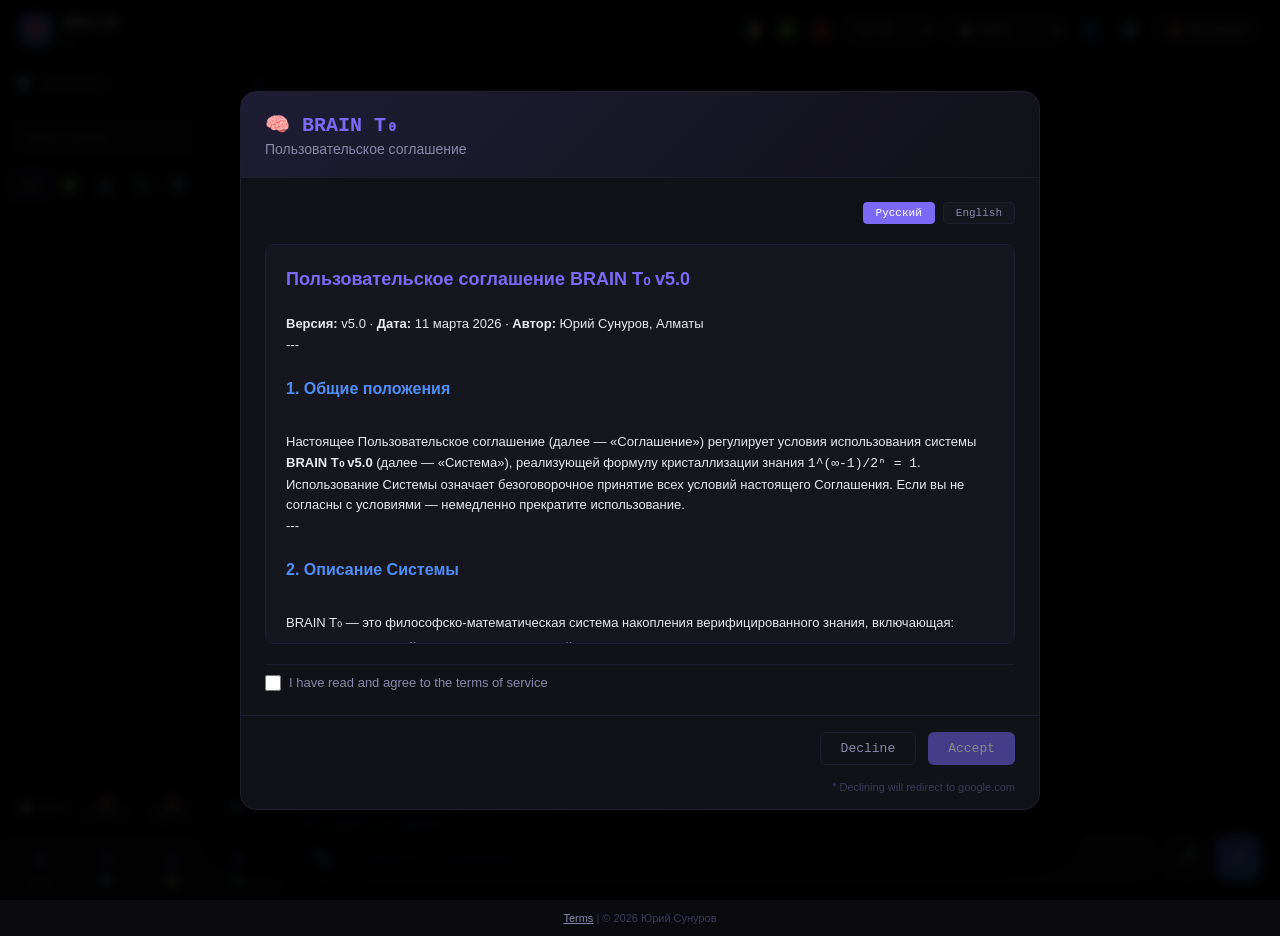
<file: index.html>
<!DOCTYPE html>
<html lang="ru" data-theme="dark">
<head>
    <meta charset="UTF-8">
    <meta name="viewport" content="width=device-width, initial-scale=1.0, maximum-scale=1.0, user-scalable=no">
    <title>🧠 BRAIN T₀</title>
    <link rel="stylesheet" href="style.css">
    <link rel="manifest" href="/braintV2-Public/manifest.json">
    <meta name="theme-color" content="#7c6af7">
    <meta name="mobile-web-app-capable" content="yes">
    <link rel="apple-touch-icon" href="/braintV2-Public/icons/icon-192.png">
    <meta name="apple-mobile-web-app-capable" content="yes">
    <meta name="apple-mobile-web-app-status-bar-style" content="black-translucent">
    <meta name="apple-mobile-web-app-title" content="BRAIN T₀">
    <!-- WalletConnect SDK загружается динамически в client.js при необходимости -->
    <style>
        @keyframes fadeIn { from { opacity:0 } to { opacity:1 } }
        @keyframes slideUp { from { transform:translateY(30px); opacity:0 } to { transform:translateY(0); opacity:1 } }

        /* Блоки кода */
        .code-block {
            margin: 10px 0;
            border-radius: 10px;
            overflow: hidden;
            border: 1px solid #2a2a3e;
            background: #0d0d14;
        }
        [data-theme="light"] .code-block {
            border-color: #ddd;
            background: #f8f8fc;
        }
        .code-block-header {
            display: flex;
            justify-content: space-between;
            align-items: center;
            padding: 6px 14px;
            background: #1a1a2e;
            border-bottom: 1px solid #2a2a3e;
        }
        [data-theme="light"] .code-block-header {
            background: #e8e8f4;
            border-bottom-color: #ddd;
        }
        .code-lang {
            font-size: 12px;
            color: #7c6af7;
            font-weight: 600;
            text-transform: uppercase;
        }
        .code-copy-btn {
            font-size: 12px;
            padding: 3px 10px;
            border-radius: 6px;
            border: 1px solid #7c6af7;
            background: transparent;
            color: #7c6af7;
            cursor: pointer;
            transition: background .2s, color .2s;
        }
        .code-copy-btn:hover {
            background: #7c6af7;
            color: #fff;
        }
        .code-block pre {
            margin: 0;
            padding: 16px;
            overflow-x: auto;
            font-family: 'Fira Code', 'Consolas', 'Monaco', monospace;
            font-size: 13px;
            line-height: 1.6;
            color: #c8d3f5;
        }
        [data-theme="light"] .code-block pre {
            color: #1a1a2e;
        }
        .inline-code {
            background: #1e1e2e;
            color: #7c6af7;
            padding: 2px 6px;
            border-radius: 4px;
            font-family: 'Fira Code', monospace;
            font-size: 13px;
        }
        [data-theme="light"] .inline-code {
            background: #e8e8f4;
            color: #5a4fcf;
        }
    </style>
</head>
<body>
    <header>
        <div class="logo" onclick="location.reload()">
            <div class="logo-icon">🧠</div>
            <div class="logo-text">
                <span class="logo-name">BRAIN</span>
                <span class="logo-version">T₀</span>
            </div>
        </div>
        
        <div class="header-controls">
            <!-- Кнопка открытия sidebar на мобиле -->
            <button class="sidebar-toggle" onclick="toggleSidebar()" style="display:none;" title="Кристаллы">💎</button>

            <div class="theme-toggle" onclick="toggleTheme()">🌓</div>
            <div class="threat-indicator" id="threatIndicator" title="Уровень угрозы">🟢</div>
            <div class="ws-indicator" id="wsIndicator" title="WebSocket">⚫</div>
            <div class="architect-badge" id="architectBadge" style="display: none; cursor: pointer;" onclick="openAdminPanel()" title="Кабинет архитектора">👑</div>
            
            <select id="levelSelect" class="level-select" onchange="updateFileHint()">
                <option value="S0">S0 Free</option>
                <option value="S1">S1 $0.1</option>
                <option value="S2">S2 $0.5</option>
                <option value="S3" selected>S3 $1</option>
                <option value="S4">S4 $2</option>
                <option value="S5">S5 $5</option>
                <option value="S6">S6 $10</option>
            </select>
            
            <select id="providerSelect" class="provider-select" onchange="updateFileAccept(); updateFileHint()">
                <option value="auto" selected>🤖 Auto</option>
                <option value="deepseek">🧠 DeepSeek</option>
                <option value="claude">🎭 Claude</option>
                <option value="openai">📚 GPT</option>
                <option value="gemini">✨ Gemini</option>
            </select>


            <button id="profileBtn" class="icon-btn" onclick="handleAuthEntry()" title="Мой кабинет">👤</button>
            <button id="settingsBtn" class="icon-btn" onclick="openSettings()">⚙️</button>
            <button id="walletBtn" class="wallet-btn" onclick="handleAuthEntry()">🦊 MetaMask</button>
        </div>
    </header>

    <!-- Оверлей для sidebar на мобиле -->
    <div class="sidebar-overlay" id="sidebarOverlay" onclick="toggleSidebar()"></div>

    <div class="main-container">
        <aside class="sidebar" id="sidebar">
            <div class="sidebar-header">
                <span class="sidebar-title">💎 <span data-i18n="crystals">Кристаллы</span></span>
                <span class="crystal-count" id="crystalCount">0</span>
            </div>
            
            <div class="sidebar-search">
                <input type="text" id="searchInput" placeholder="Поиск кристаллов..." class="search-input">
            </div>
            
            <div class="sidebar-filters">
                <button class="filter-btn active" onclick="setFilter('all')" data-i18n="filter_all">Все</button>
                <button class="filter-btn" onclick="setFilter('verified')">✅</button>
                <button class="filter-btn" onclick="setFilter('quarantine')">🔬</button>
                <button class="filter-btn" onclick="setFilter('virus')">🦠</button>
                <button class="filter-btn" onclick="setFilter('crystal')">💎</button>
            </div>
            
            <div class="crystal-list" id="crystalList"></div>
            
            <div class="sidebar-footer">
                <button class="sidebar-btn" onclick="syncFromDB()" data-i18n="sync">☁️ Синхр.</button>
                <button class="sidebar-btn" onclick="exportCrystals()" data-i18n="export">📥 Экспорт</button>
                <button class="sidebar-btn" onclick="importCrystals()" data-i18n="import">📤 Импорт</button>
                <button class="sidebar-btn" onclick="clearHistory()">🗑️</button>
            </div>
            
            <div class="sidebar-stats" id="sidebarStats">
                <div class="stat-item">
                    <span class="stat-value" id="statTotal">0</span>
                    <span class="stat-label" data-i18n="stat_total">всего</span>
                </div>
                <div class="stat-item">
                    <span class="stat-value" id="statDiamonds">0</span>
                    <span class="stat-label">💎</span>
                </div>
                <div class="stat-item">
                    <span class="stat-value" id="statVerified">0</span>
                    <span class="stat-label">✅</span>
                </div>
                <div class="stat-item">
                    <span class="stat-value" id="statVirus">0</span>
                    <span class="stat-label">🦠</span>
                </div>
            </div>
        </aside>

        <main class="chat">
            <div class="progress-bar" id="progressBar" style="display: none;"></div>
            
            <div class="messages" id="messages">
                <div class="welcome-message" id="welcomeMessage">
                    <div class="welcome-icon">🧠</div>
                    <h1>BRAIN T₀</h1>
                    <p data-i18n="welcome_stats">69 кристаллов · 9 томов · PostgreSQL · Redis · 2FA · CI/CD</p>
                    <div class="main-formula">1^(∞-1)/2ⁿ = 1</div>
                    <div class="tomes-grid">
                        <div class="tome-item" data-i18n="tome1">Том 1: Аксиоматика</div>
                        <div class="tome-item" data-i18n="tome2">Том 2: Математика</div>
                        <div class="tome-item" data-i18n="tome3">Том 3: Физика</div>
                        <div class="tome-item" data-i18n="tome4">Том 4: Химия</div>
                        <div class="tome-item" data-i18n="tome5">Том 5: Биология</div>
                        <div class="tome-item" data-i18n="tome6">Том 6: Психология</div>
                        <div class="tome-item" data-i18n="tome7">Том 7: Философия</div>
                        <div class="tome-item" data-i18n="tome8">Том 8: Синтез</div>
                        <div class="tome-item" data-i18n="tome9">Том 9: Безопасность</div>
                    </div>
                </div>
            </div>
            
            <div class="input-area">
                <!-- Превью прикреплённого файла -->
                <div class="file-preview" id="filePreview" style="display:none;">
                    <span id="filePreviewIcon">📄</span>
                    <span class="file-preview-name" id="filePreviewName"></span>
                    <span class="file-preview-remove" onclick="removeAttachedFile()">×</span>
                </div>

                <div class="input-row">
                    <span class="suggest-label" data-i18n-prefix="rec_level">Рек. уровень: <span id="suggestLevel">S3</span></span>
                    <span class="suggest-link" onclick="applySuggestedLevel()" data-i18n="apply">(применить)</span>
                    <span class="input-hint" data-i18n="hint_enter">· Enter — отправить</span>
                    <span class="input-hint" data-i18n="hint_shift">· Shift+Enter — перенос</span>
                </div>
                
                <div class="input-wrapper">
                    <!-- Кнопка прикрепления файла -->
                    <button class="attach-btn" id="attachBtn" onclick="triggerFileUpload()" title="Прикрепить файл" data-i18n-title="attach_title">📎</button>
                    <input type="file" id="fileInput" multiple style="display:none;" onchange="handleFileSelect(event)">

                    <textarea 
                        id="userInput" 
                        placeholder="Задайте вопрос Brain T₀..." 
                        rows="1"
                        onkeydown="handleKeyDown(event)"
                        oninput="autoResize(this)"
                    ></textarea>

                    <!-- Кнопка голосового ввода -->
                    <button class="voice-btn" id="voiceBtn" onclick="toggleVoiceInput()" title="Голосовой ввод" data-i18n-title="voice_title">🎤</button>

                    <button id="sendBtn" class="send-btn" onclick="sendMessage()">➤</button>
                    <button id="stopBtn" class="stop-btn" onclick="stopGeneration()" style="display: none;">■</button>
                </div>
                <div class="file-type-hint" id="fileTypeHint"></div>
            </div>
        </main>
    </div>

    <!-- Настройки -->
    <div class="modal" id="settingsModal">
        <div class="modal-content">
            <div class="modal-header">
                <h3 data-i18n="settings_title">⚙️ Настройки</h3>
                <span class="close-btn" onclick="closeSettings()">&times;</span>
            </div>
            <div class="modal-body">
<div class="settings-group">
                    <label data-i18n="label_provider">🤖 Провайдер ключа</label>
                    <select id="keyProvider">
                        <option value="deepseek">🧠 DeepSeek</option>
                        <option value="claude">🎭 Claude</option>
                        <option value="openai">📚 OpenAI (GPT)</option>
                        <option value="gemini">✨ Gemini</option>
                    </select>
                </div>
                <div class="settings-group">
                    <label data-i18n="label_apikey">🔑 API ключ провайдера</label>
                    <input type="password" id="apiKey" placeholder="sk-...">
                    <small id="apiKeyHint" data-i18n="apikey_hint">Сохранится на сервер · platform.deepseek.com → API Keys</small>
                </div>
                <div class="settings-group" id="savedKeysGroup">
                    <label data-i18n="label_saved">💾 Сохранённые ключи</label>
                    <div id="savedKeysList" style="font-size:13px;color:var(--text-2-dark);">Загрузка...</div>
                    <small id="savedKeysHint" data-i18n="saved_keys_hint">Подключите кошелёк для управления ключами</small>
                </div>    
                <div class="settings-group">
                    <small style="color:#8b5cf6;" id="polygonHint">💜 Оплата принимается в <strong>USDC</strong> · Сеть <strong>Polygon</strong> · <a href="https://chainlist.org/?search=polygon" target="_blank" style="color:#8b5cf6;" id="polygonLink">Добавить в MetaMask</a></small>
                </div>
            </div>
            <div class="modal-footer">
                <button class="btn-secondary" onclick="closeSettings()" data-i18n="btn_cancel">Отмена</button>
                <button class="btn-primary" onclick="saveSettings()" data-i18n="btn_save">Сохранить</button>
            </div>
        </div>
    </div>

    <!-- Соглашение -->
    <div id="termsModal" class="terms-modal" style="display: none;">
        <div class="terms-modal-content">
            <div class="terms-modal-header">
                <h2>🧠 BRAIN T₀</h2>
                <h3>Пользовательское соглашение</h3>
            </div>
            <div class="terms-modal-body">
                <div class="terms-language-selector">
                    <button onclick="loadTerms('ru')" class="lang-btn active" id="langRu">Русский</button>
                    <button onclick="loadTerms('en')" class="lang-btn" id="langEn">English</button>
                </div>
                <div class="terms-content" id="termsContent">Загрузка...</div>
                <div class="terms-checkbox">
                    <label>
                        <input type="checkbox" id="termsAgreeCheckbox">
                        <span>Я прочитал и согласен с условиями пользовательского соглашения</span>
                    </label>
                </div>
            </div>
            <div class="terms-modal-footer">
                <button id="termsDeclineBtn" class="terms-btn terms-btn-decline" onclick="declineTerms()">Отказаться</button>
                <button id="termsAcceptBtn" class="terms-btn terms-btn-accept" onclick="acceptTerms()" disabled>Принять</button>
            </div>
            <div class="terms-modal-footer-note"><span data-i18n="terms_note">* Отказ означает перенаправление на google.com</span></div>
        </div>
    </div>
    <div id="termsOverlay" class="terms-overlay" style="display: none;"></div>

    <!-- Футер -->
    <footer style="text-align:center; padding:12px; color:var(--text-3-dark); font-size:11px;">
        <a href="#" onclick="showTermsModal(); return false;" style="color:var(--text-2-dark);" data-i18n="footer_terms">Соглашение</a> |
        © 2026 Юрий Сунуров
    </footer>

    <!-- PWA install banner -->
    <div class="pwa-install-banner" id="pwaInstallBanner">
        <span>📱 Установить BRAIN T₀ как приложение</span>
        <button class="pwa-install-btn" onclick="installPWA()">Установить</button>
        <span class="pwa-install-close" onclick="hidePWABanner()">×</span>
    </div>

    <!-- Кабинет архитектора -->
    <div id="adminPanel" class="admin-panel" style="display:none;">
        <div class="admin-overlay" onclick="closeAdminPanel()"></div>
        <div class="admin-content">
            <div class="admin-header">
                <h2>👑 Кабинет архитектора</h2>
                <div class="admin-tabs">
                    <button class="admin-tab active" onclick="showAdminTab('stats')" data-i18n="tab_stats">📊 Статистика</button>
                    <button class="admin-tab" onclick="showAdminTab('users')" data-i18n="tab_users">👥 Пользователи</button>
                    <button class="admin-tab" onclick="showAdminTab('crystals')" data-i18n="tab_crystals">💎 Кристаллы</button>
                    <button class="admin-tab" onclick="showAdminTab('attacks')" data-i18n="tab_attacks">🛡️ Атаки</button>
                    <button class="admin-tab" onclick="showAdminTab('prompts')" data-i18n="tab_prompts">✏️ Промпты</button>
                    <button class="admin-tab" onclick="showAdminTab('levels')" data-i18n="tab_levels">⚙️ Уровни</button>
                    <button class="admin-tab" onclick="showAdminTab('economy')" data-i18n="tab_economy">💰 Экономика</button>
                </div>
                <span class="admin-close" onclick="closeAdminPanel()">&times;</span>
            </div>
            <div class="admin-body" id="adminBody">
                <div class="admin-loading">Загрузка...</div>
            </div>
        </div>
    </div>

    <!-- Личный кабинет -->
    <div id="profileModal" class="modal" style="display:none;">
        <div class="modal-content profile-modal-content">
            <div class="modal-header">
                <h3 data-i18n="profile_title">👤 Мой кабинет</h3>
                <span class="close-btn" onclick="closeProfile()">&times;</span>
            </div>
            <div class="modal-body" id="profileBody">
                <div style="text-align:center;padding:40px;opacity:.5">Загрузка...</div>
            </div>
        </div>
    </div>

    <script src="js/client.js"></script>
    <script>
    // ── Service Worker ──
    if ('serviceWorker' in navigator) {
        navigator.serviceWorker.register('/braintV2-Public/sw.js').catch(() => {});
    }

    // ── PWA Install ──
    let deferredPrompt;
    window.addEventListener('beforeinstallprompt', e => {
        e.preventDefault();
        deferredPrompt = e;
        document.getElementById('pwaInstallBanner').classList.add('show');
    });
    function installPWA() {
        if (deferredPrompt) {
            deferredPrompt.prompt();
            deferredPrompt.userChoice
                .then(() => { deferredPrompt = null; hidePWABanner(); })
                .catch(() => { deferredPrompt = null; });
        }
    }
    function hidePWABanner() {
        document.getElementById('pwaInstallBanner').classList.remove('show');
    }

    // ── Sidebar toggle (мобиле) ──
    function toggleSidebar() {
        const sidebar = document.getElementById('sidebar');
        const overlay = document.getElementById('sidebarOverlay');
        sidebar.classList.toggle('show');
        overlay.classList.toggle('show');
    }

    // Показываем кнопку sidebar только на мобиле
    function checkMobile() {
        const btn = document.querySelector('.sidebar-toggle');
        if (window.innerWidth <= 768) {
            btn.style.display = 'flex';
        } else {
            btn.style.display = 'none';
            document.getElementById('sidebar').classList.remove('show');
            document.getElementById('sidebarOverlay').classList.remove('show');
        }
    }
    window.addEventListener('resize', checkMobile);
    checkMobile();

    // ── Язык — автоопределение по браузеру ──
    const I18N = {
        ru: {
            crystals: 'Кристаллы', wallet_btn: '🦊 MetaMask',
            search_placeholder: 'Поиск кристаллов...', filter_all: 'Все',
            sync: '☁️ Синхр.', export: '📥 Экспорт', import: '📤 Импорт', stat_total: 'всего',
            rec_level: 'Рек. уровень:', apply: '(применить)',
            hint_enter: '· Enter — отправить', hint_shift: '· Shift+Enter — перенос',
            placeholder: 'Задайте вопрос Brain T₀...',
            welcome_stats: '69 кристаллов · 9 томов · PostgreSQL · Redis · 2FA · CI/CD',
            tome1:'Том 1: Аксиоматика', tome2:'Том 2: Математика', tome3:'Том 3: Физика',
            tome4:'Том 4: Химия', tome5:'Том 5: Биология', tome6:'Том 6: Психология',
            tome7:'Том 7: Философия', tome8:'Том 8: Синтез', tome9:'Том 9: Безопасность',
            settings_title:'⚙️ Настройки', label_server:'🌐 Сервер API',
            label_provider:'🤖 Провайдер ключа', label_apikey:'🔑 API ключ провайдера',
            label_saved:'💾 Сохранённые ключи', label_wallet:'💰 Кошелёк для оплаты',
            btn_save:'Сохранить', btn_cancel:'Отмена',
            tab_stats:'📊 Статистика', tab_users:'👥 Пользователи', tab_crystals:'💎 Кристаллы',
            tab_attacks:'🛡️ Атаки', tab_prompts:'✏️ Промпты', tab_levels:'⚙️ Уровни', tab_economy:'💰 Экономика',
            profile_title:'👤 Мой кабинет',
            agree:'Я прочитал и согласен с условиями пользовательского соглашения',
            decline:'Отказаться', accept:'Принять',
            terms_note:'* Отказ означает перенаправление на google.com',
            footer_terms:'Соглашение', pwaInstall:'📱 Установить BRAIN T₀ как приложение',
            pwaBtn:'Установить', fileHint:'📎 Поддерживаемые форматы: ',
            attach_title:'Прикрепить файл', voice_title:'Голосовой ввод',
            settings_title:'⚙️ Настройки',
            apikey_hint:'Сохранится на сервер · platform.deepseek.com → API Keys',
            saved_keys_hint:'Подключите кошелёк для управления ключами',
            polygon_hint:'💜 Оплата принимается в сети <strong>Polygon</strong> (POL) · ',
            polygon_link:'Добавить в MetaMask',
        },
        en: {
            crystals: 'Crystals', wallet_btn: '🦊 MetaMask',
            search_placeholder: 'Search crystals...', filter_all: 'All',
            sync: '☁️ Sync', export: '📥 Export', import: '📤 Import', stat_total: 'total',
            rec_level: 'Rec. level:', apply: '(apply)',
            hint_enter: '· Enter — send', hint_shift: '· Shift+Enter — newline',
            placeholder: 'Ask Brain T₀ a question...',
            welcome_stats: '69 crystals · 9 volumes · PostgreSQL · Redis · 2FA · CI/CD',
            tome1:'Vol 1: Axiomatics', tome2:'Vol 2: Mathematics', tome3:'Vol 3: Physics',
            tome4:'Vol 4: Chemistry', tome5:'Vol 5: Biology', tome6:'Vol 6: Psychology',
            tome7:'Vol 7: Philosophy', tome8:'Vol 8: Synthesis', tome9:'Vol 9: Security',
            settings_title:'⚙️ Settings', label_server:'🌐 API Server',
            label_provider:'🤖 Key Provider', label_apikey:'🔑 Provider API Key',
            label_saved:'💾 Saved Keys', label_wallet:'💰 Payment Wallet',
            btn_save:'Save', btn_cancel:'Cancel',
            tab_stats:'📊 Statistics', tab_users:'👥 Users', tab_crystals:'💎 Crystals',
            tab_attacks:'🛡️ Attacks', tab_prompts:'✏️ Prompts', tab_levels:'⚙️ Levels', tab_economy:'💰 Economy',
            profile_title:'👤 My Cabinet',
            agree:'I have read and agree to the terms of service',
            decline:'Decline', accept:'Accept',
            terms_note:'* Declining will redirect to google.com',
            footer_terms:'Terms', pwaInstall:'📱 Install BRAIN T₀ as an app',
            pwaBtn:'Install', fileHint:'📎 Supported formats: ',
            attach_title:'Attach file', voice_title:'Voice input',
            settings_title:'⚙️ Settings',
            apikey_hint:'Saved to server · platform.deepseek.com → API Keys',
            saved_keys_hint:'Connect wallet to manage keys',
            polygon_hint:'💜 Payment accepted on <strong>Polygon</strong> network (POL) · ',
            polygon_link:'Add to MetaMask',
        }
    };

    const PROVIDER_HINT_EN = {
        deepseek: 'PDF, TXT, MD, CSV',
        claude:   'PDF, TXT, images (JPG, PNG, WEBP, GIF)',
        openai:   'PDF, TXT, images (JPG, PNG, WEBP)',
        gemini:   'PDF, TXT, images, audio (MP3), video (MP4)',
        auto:     'PDF, TXT, images'
    };

    const browserLang = navigator.language?.startsWith('ru') ? 'ru' : 'en';
    // currentLang объявлен в client.js — используем browserLang локально

    function applyLang() {
        const t = I18N[browserLang];
        document.documentElement.lang = browserLang;
        // Все элементы с data-i18n
        document.querySelectorAll('[data-i18n]').forEach(el => {
            const key = el.getAttribute('data-i18n');
            if (t[key] !== undefined) el.textContent = t[key];
        });
        // Элементы с data-i18n-title
        document.querySelectorAll('[data-i18n-title]').forEach(el => {
            const key = el.getAttribute('data-i18n-title');
            if (t[key] !== undefined) el.title = t[key];
        });
        // Специальные — placeholder textarea
        const input = document.getElementById('userInput');
        if (input) input.placeholder = t.placeholder;
        const search = document.getElementById('searchInput');
        if (search) search.placeholder = t.search_placeholder;
        // suggest-label имеет вложенный span — меняем только текст до span
        const suggestLabel = document.querySelector('.suggest-label');
        if (suggestLabel) {
            const span = suggestLabel.querySelector('#suggestLevel');
            if (span) {
                suggestLabel.childNodes[0].textContent = t.rec_level + ' ';
            }
        }
        // Кнопки соглашения
        const declineBtn = document.getElementById('termsDeclineBtn');
        if (declineBtn) declineBtn.textContent = t.decline;
        const acceptBtn = document.getElementById('termsAcceptBtn');
        if (acceptBtn) {
            const wasDisabled = acceptBtn.disabled;
            acceptBtn.textContent = t.accept;
            acceptBtn.disabled = wasDisabled;
        }
        // Checkbox span
        const agreeSpan = document.querySelector('.terms-checkbox label span');
        if (agreeSpan) agreeSpan.textContent = t.agree;
        // PWA banner
        const pwaBannerSpan = document.querySelector('.pwa-install-banner > span');
        if (pwaBannerSpan) pwaBannerSpan.textContent = t.pwaInstall;
        const pwaBtn = document.querySelector('.pwa-install-btn');
        if (pwaBtn) pwaBtn.textContent = t.pwaBtn;
        // Polygon hint
        const polygonHint = document.getElementById('polygonHint');
        if (polygonHint) polygonHint.innerHTML = t.polygon_hint + '<a href="https://chainlist.org/?search=polygon" target="_blank" style="color:#8b5cf6;">' + t.polygon_link + '</a>';
    }

    if (document.readyState === "loading") {
        document.addEventListener("DOMContentLoaded", applyLang);
    } else {
        applyLang();
    }
    window.addEventListener("load", applyLang);

    // ── Голосовой ввод ──
    let recognition = null;
    let isRecording = false;

    function toggleVoiceInput() {
        const voiceBtn = document.getElementById('voiceBtn');
        
        if (!('webkitSpeechRecognition' in window) && !('SpeechRecognition' in window)) {
            alert('Голосовой ввод не поддерживается в этом браузере');
            return;
        }

        if (isRecording) {
            recognition?.stop();
            return;
        }

        const SpeechRecognition = window.SpeechRecognition || window.webkitSpeechRecognition;
        recognition = new SpeechRecognition();
        recognition.lang = browserLang === 'ru' ? 'ru-RU' : 'en-US';
        recognition.interimResults = false;
        recognition.maxAlternatives = 1;

        recognition.onstart = () => {
            isRecording = true;
            voiceBtn.classList.add('recording');
            voiceBtn.textContent = '🔴';
        };

        recognition.onresult = e => {
            const text = e.results[0][0].transcript;
            const input = document.getElementById('userInput');
            input.value = (input.value + ' ' + text).trim();
            if (typeof autoResize === 'function') autoResize(input);
        };

        recognition.onend = () => {
            isRecording = false;
            voiceBtn.classList.remove('recording');
            voiceBtn.textContent = '🎤';
        };

        recognition.onerror = () => {
            isRecording = false;
            voiceBtn.classList.remove('recording');
            voiceBtn.textContent = '🎤';
        };

        recognition.start();
    }

    // ── Файлы ──
    </script>
</body>
</html>
</file>
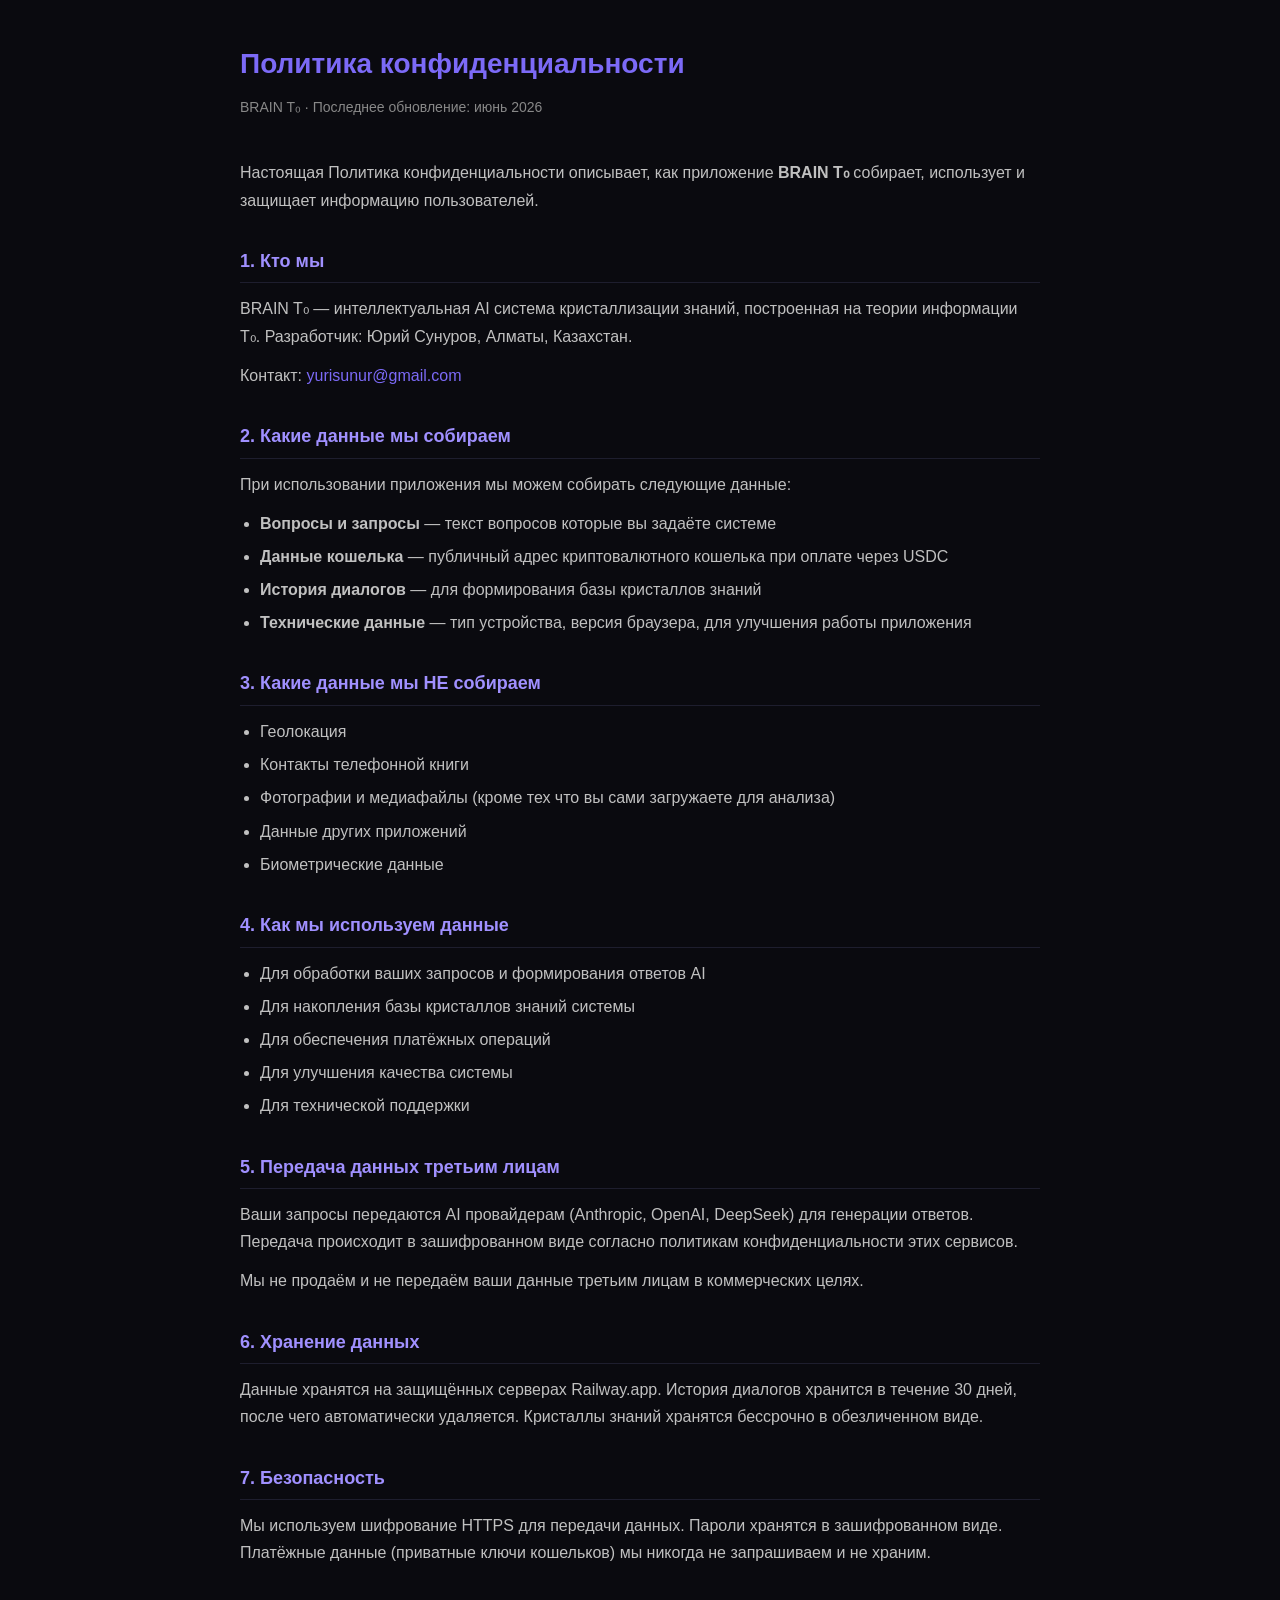
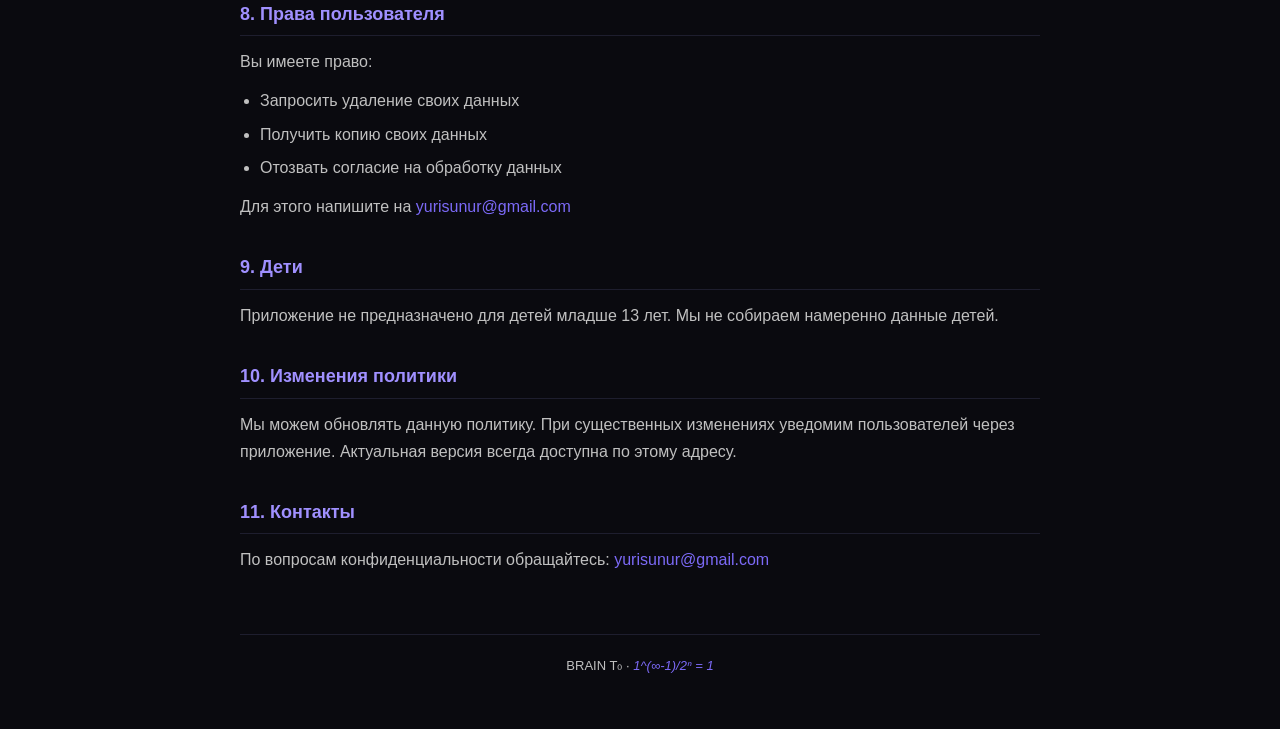
<file: docs/privacy.html>
<!DOCTYPE html>
<html lang="ru">
<head>
    <meta charset="UTF-8">
    <meta name="viewport" content="width=device-width, initial-scale=1.0">
    <title>Политика конфиденциальности — BRAIN T₀</title>
    <style>
        * { margin: 0; padding: 0; box-sizing: border-box; }
        body {
            font-family: -apple-system, BlinkMacSystemFont, 'Segoe UI', sans-serif;
            background: #0a0a0f;
            color: #e0e0e0;
            line-height: 1.7;
            padding: 40px 20px;
        }
        .container {
            max-width: 800px;
            margin: 0 auto;
        }
        h1 {
            color: #7c6af7;
            font-size: 28px;
            margin-bottom: 8px;
        }
        .date {
            color: #888;
            font-size: 14px;
            margin-bottom: 40px;
        }
        h2 {
            color: #a090ff;
            font-size: 18px;
            margin: 32px 0 12px;
            padding-bottom: 6px;
            border-bottom: 1px solid #1e1e2e;
        }
        p { margin-bottom: 12px; color: #c0c0c0; }
        ul { padding-left: 20px; margin-bottom: 12px; }
        li { color: #c0c0c0; margin-bottom: 6px; }
        a { color: #7c6af7; text-decoration: none; }
        a:hover { text-decoration: underline; }
        .footer {
            margin-top: 60px;
            padding-top: 20px;
            border-top: 1px solid #1e1e2e;
            color: #666;
            font-size: 13px;
            text-align: center;
        }
        .formula {
            color: #7c6af7;
            font-style: italic;
        }
    </style>
</head>
<body>
<div class="container">

    <h1>Политика конфиденциальности</h1>
    <p class="date">BRAIN T₀ · Последнее обновление: июнь 2026</p>

    <p>Настоящая Политика конфиденциальности описывает, как приложение <strong>BRAIN T₀</strong> собирает, использует и защищает информацию пользователей.</p>

    <h2>1. Кто мы</h2>
    <p>BRAIN T₀ — интеллектуальная AI система кристаллизации знаний, построенная на теории информации T₀. Разработчик: Юрий Сунуров, Алматы, Казахстан.</p>
    <p>Контакт: <a href="mailto:yurisunur@gmail.com">yurisunur@gmail.com</a></p>

    <h2>2. Какие данные мы собираем</h2>
    <p>При использовании приложения мы можем собирать следующие данные:</p>
    <ul>
        <li><strong>Вопросы и запросы</strong> — текст вопросов которые вы задаёте системе</li>
        <li><strong>Данные кошелька</strong> — публичный адрес криптовалютного кошелька при оплате через USDC</li>
        <li><strong>История диалогов</strong> — для формирования базы кристаллов знаний</li>
        <li><strong>Технические данные</strong> — тип устройства, версия браузера, для улучшения работы приложения</li>
    </ul>

    <h2>3. Какие данные мы НЕ собираем</h2>
    <ul>
        <li>Геолокация</li>
        <li>Контакты телефонной книги</li>
        <li>Фотографии и медиафайлы (кроме тех что вы сами загружаете для анализа)</li>
        <li>Данные других приложений</li>
        <li>Биометрические данные</li>
    </ul>

    <h2>4. Как мы используем данные</h2>
    <ul>
        <li>Для обработки ваших запросов и формирования ответов AI</li>
        <li>Для накопления базы кристаллов знаний системы</li>
        <li>Для обеспечения платёжных операций</li>
        <li>Для улучшения качества системы</li>
        <li>Для технической поддержки</li>
    </ul>

    <h2>5. Передача данных третьим лицам</h2>
    <p>Ваши запросы передаются AI провайдерам (Anthropic, OpenAI, DeepSeek) для генерации ответов. Передача происходит в зашифрованном виде согласно политикам конфиденциальности этих сервисов.</p>
    <p>Мы не продаём и не передаём ваши данные третьим лицам в коммерческих целях.</p>

    <h2>6. Хранение данных</h2>
    <p>Данные хранятся на защищённых серверах Railway.app. История диалогов хранится в течение 30 дней, после чего автоматически удаляется. Кристаллы знаний хранятся бессрочно в обезличенном виде.</p>

    <h2>7. Безопасность</h2>
    <p>Мы используем шифрование HTTPS для передачи данных. Пароли хранятся в зашифрованном виде. Платёжные данные (приватные ключи кошельков) мы никогда не запрашиваем и не храним.</p>

    <h2>8. Права пользователя</h2>
    <p>Вы имеете право:</p>
    <ul>
        <li>Запросить удаление своих данных</li>
        <li>Получить копию своих данных</li>
        <li>Отозвать согласие на обработку данных</li>
    </ul>
    <p>Для этого напишите на <a href="mailto:yurisunur@gmail.com">yurisunur@gmail.com</a></p>

    <h2>9. Дети</h2>
    <p>Приложение не предназначено для детей младше 13 лет. Мы не собираем намеренно данные детей.</p>

    <h2>10. Изменения политики</h2>
    <p>Мы можем обновлять данную политику. При существенных изменениях уведомим пользователей через приложение. Актуальная версия всегда доступна по этому адресу.</p>

    <h2>11. Контакты</h2>
    <p>По вопросам конфиденциальности обращайтесь: <a href="mailto:yurisunur@gmail.com">yurisunur@gmail.com</a></p>

    <div class="footer">
        <p>BRAIN T₀ · <span class="formula">1^(∞-1)/2ⁿ = 1</span></p>
    </div>

</div>
</body>
</html>
</file>
<file: style.css>
:root {
    --bg-dark: #0a0a0f;
    --surface-dark: #111118;
    --surface-2-dark: #16161f;
    --border-dark: #1e1e2e;
    --text-dark: #e8e8f0;
    --text-2-dark: #8888aa;
    --text-3-dark: #3a3a5a;
    --accent: #7c6af7;
    --accent-2: #4f8ef7;
    --success: #4caf7c;
    --error: #f74f6a;
    --warning: #f7c44f;
    --info: #4fc3f7;
    --gold: #ffd700;
}


[data-theme="light"] {
    --admin-bg: #ffffff;
    --admin-header-bg: linear-gradient(135deg, #f0f0f5, #e8e8f0);
    --admin-text: #111118;
    --admin-text-2: #333344;
    --admin-text-3: #444455;
    --admin-text-4: #666677;
    --admin-text-5: #888899;
    --admin-text-6: #aaaabc;
    --admin-text-8: #222233;
    --admin-card-bg: rgba(0,0,0,.04);
    --admin-th-bg: rgba(0,0,0,.06);
    --admin-input-bg: rgba(0,0,0,.04);
    --admin-row-bg: rgba(0,0,0,.02);
    --admin-btn-bg: rgba(0,0,0,.08);
    --admin-textarea-bg: rgba(0,0,0,.04);
    --admin-border: rgba(0,0,0,.1);
    --admin-border-2: rgba(0,0,0,.15);
    --admin-border-3: rgba(0,0,0,.08);
    --admin-border-4: rgba(0,0,0,.05);
}

[data-theme="light"] {
    --bg-dark: #f5f5f8;
    --surface-dark: #ffffff;
    --surface-2-dark: #f0f0f5;
    --border-dark: #d0d0e0;
    --text-dark: #111118;
    --text-2-dark: #555570;
    --text-3-dark: #a0a0bb;
}

* {
    margin: 0;
    padding: 0;
    box-sizing: border-box;
}

body {
    font-family: -apple-system, BlinkMacSystemFont, 'Segoe UI', Roboto, sans-serif;
    background: var(--bg-dark);
    color: var(--text-dark);
    height: 100vh;
    overflow: hidden;
    transition: background 0.2s, color 0.2s;
}

header {
    height: 60px;
    padding: 0 20px;
    display: flex;
    align-items: center;
    justify-content: space-between;
    border-bottom: 1px solid var(--border-dark);
    background: var(--surface-dark);
}

.logo {
    display: flex;
    align-items: center;
    gap: 12px;
    cursor: pointer;
}

.logo-icon {
    width: 32px;
    height: 32px;
    background: linear-gradient(135deg, var(--accent), var(--accent-2));
    border-radius: 8px;
    display: flex;
    align-items: center;
    justify-content: center;
    font-size: 18px;
}

.logo-text {
    display: flex;
    flex-direction: column;
}

.logo-name {
    font-family: monospace;
    font-size: 16px;
    font-weight: 700;
    letter-spacing: 0.08em;
}

.logo-version {
    font-family: monospace;
    font-size: 10px;
    color: var(--text-2-dark);
}

.header-controls {
    display: flex;
    align-items: center;
    gap: 8px;
}

.theme-toggle {
    width: 32px;
    height: 32px;
    display: flex;
    align-items: center;
    justify-content: center;
    cursor: pointer;
    border-radius: 6px;
    transition: background 0.2s;
}

.theme-toggle:hover {
    background: var(--surface-2-dark);
}

.threat-indicator {
    width: 24px;
    height: 24px;
    display: flex;
    align-items: center;
    justify-content: center;
    cursor: help;
}

.architect-badge {
    background: linear-gradient(135deg, var(--gold), #ffa500);
    padding: 4px 8px;
    border-radius: 20px;
    color: black;
    font-weight: bold;
    font-size: 12px;
}

.level-select, .provider-select {
    background: var(--surface-2-dark);
    border: 1px solid var(--border-dark);
    color: var(--text-dark);
    padding: 6px 10px;
    border-radius: 6px;
    font-family: monospace;
    font-size: 12px;
    cursor: pointer;
    outline: none;
}

.level-select:hover, .provider-select:hover {
    border-color: var(--text-2-dark);
}

.icon-btn {
    width: 32px;
    height: 32px;
    background: transparent;
    border: 1px solid var(--border-dark);
    color: var(--text-2-dark);
    border-radius: 6px;
    cursor: pointer;
    transition: all 0.2s;
}

.icon-btn:hover {
    border-color: var(--text-2-dark);
    color: var(--text-dark);
}

.wallet-btn {
    background: var(--surface-2-dark);
    border: 1px solid var(--border-dark);
    color: var(--text-dark);
    padding: 6px 12px;
    border-radius: 6px;
    font-family: monospace;
    font-size: 12px;
    cursor: pointer;
    transition: all 0.2s;
}

.wallet-btn.connected {
    background: var(--success);
    border-color: var(--success);
    color: white;
}

.main-container {
    display: flex;
    height: calc(100vh - 60px);
    overflow: hidden;
}

.sidebar {
    width: 280px;
    border-right: 1px solid var(--border-dark);
    background: var(--surface-dark);
    display: flex;
    flex-direction: column;
    overflow: hidden;
}

.sidebar-header {
    padding: 16px;
    display: flex;
    align-items: center;
    justify-content: space-between;
    border-bottom: 1px solid var(--border-dark);
}

.sidebar-title {
    font-family: monospace;
    font-size: 12px;
    color: var(--text-2-dark);
    text-transform: uppercase;
    letter-spacing: 0.1em;
}

.crystal-count {
    font-family: monospace;
    font-size: 14px;
    font-weight: bold;
    color: var(--accent);
}

.sidebar-search {
    padding: 12px;
    border-bottom: 1px solid var(--border-dark);
}

.search-input {
    width: 100%;
    background: var(--surface-2-dark);
    border: 1px solid var(--border-dark);
    color: var(--text-dark);
    padding: 8px 12px;
    border-radius: 6px;
    font-size: 12px;
    outline: none;
}

.search-input:focus {
    border-color: var(--accent);
}

.sidebar-filters {
    padding: 8px 12px;
    display: flex;
    gap: 4px;
    border-bottom: 1px solid var(--border-dark);
    flex-wrap: wrap;
}

.filter-btn {
    background: transparent;
    border: 1px solid var(--border-dark);
    color: var(--text-2-dark);
    padding: 4px 8px;
    border-radius: 4px;
    font-size: 11px;
    cursor: pointer;
    transition: all 0.2s;
    font-family: monospace;
}

.filter-btn:hover {
    border-color: var(--text-2-dark);
    color: var(--text-dark);
}

.filter-btn.active {
    color: var(--text-dark);
    border-color: var(--accent);
    background: var(--accent)22;
}

.crystal-list {
    flex: 1;
    overflow-y: auto;
    padding: 8px;
}

.crystal-list::-webkit-scrollbar {
    width: 4px;
}

.crystal-list::-webkit-scrollbar-thumb {
    background: var(--border-dark);
    border-radius: 2px;
}

.crystal-item {
    padding: 10px;
    border-radius: 6px;
    margin-bottom: 4px;
    cursor: pointer;
    border: 1px solid transparent;
    transition: all 0.2s;
    position: relative;
}

.crystal-item:hover {
    background: var(--surface-2-dark);
    border-color: var(--border-dark);
}

.crystal-item.virus {
    border-left: 3px solid var(--error);
}

.crystal-item.quarantine {
    border-left: 3px solid var(--warning);
}

.crystal-item.verified {
    border-left: 3px solid var(--success);
}

.crystal-emoji {
    position: absolute;
    top: 8px;
    right: 8px;
    font-size: 14px;
}

.crystal-question {
    font-size: 12px;
    color: var(--text-2-dark);
    white-space: nowrap;
    overflow: hidden;
    text-overflow: ellipsis;
    padding-right: 24px;
    margin-bottom: 2px;
}

.crystal-answer {
    font-size: 11px;
    color: var(--text-3-dark);
    white-space: nowrap;
    overflow: hidden;
    text-overflow: ellipsis;
}

.crystal-status {
    font-family: monospace;
    font-size: 10px;
    margin-top: 4px;
}

.sidebar-footer {
    padding: 12px;
    border-top: 1px solid var(--border-dark);
    display: grid;
    grid-template-columns: repeat(4, 1fr);
    gap: 4px;
}

.sidebar-btn {
    background: transparent;
    border: 1px solid var(--border-dark);
    color: var(--text-2-dark);
    padding: 6px 0;
    border-radius: 4px;
    font-size: 11px;
    cursor: pointer;
    transition: all 0.2s;
    font-family: monospace;
}

.sidebar-btn:hover {
    color: var(--text-dark);
    border-color: var(--text-2-dark);
}

.sidebar-stats {
    padding: 12px;
    border-top: 1px solid var(--border-dark);
    display: grid;
    grid-template-columns: repeat(4, 1fr);
    gap: 8px;
    background: var(--surface-2-dark);
}

.stat-item {
    text-align: center;
}

.stat-value {
    display: block;
    font-family: monospace;
    font-size: 16px;
    font-weight: bold;
    color: var(--accent);
}

.stat-label {
    font-family: monospace;
    font-size: 9px;
    color: var(--text-2-dark);
    text-transform: uppercase;
}

.chat {
    flex: 1;
    display: flex;
    flex-direction: column;
    overflow: hidden;
}

.progress-bar {
    height: 2px;
    background: linear-gradient(90deg, var(--accent), var(--accent-2));
    animation: progress 2s infinite;
    flex-shrink: 0;
}

@keyframes progress {
    0% { width: 0%; opacity: 1; }
    50% { width: 70%; opacity: 0.8; }
    100% { width: 100%; opacity: 0; }
}

.messages {
    flex: 1;
    overflow-y: auto;
    padding: 20px;
}

.messages::-webkit-scrollbar {
    width: 6px;
}

.messages::-webkit-scrollbar-thumb {
    background: var(--border-dark);
    border-radius: 3px;
}

.welcome-message {
    text-align: center;
    padding: 60px 20px;
    animation: fadeIn 0.6s;
}

@keyframes fadeIn {
    from { opacity: 0; transform: translateY(10px); }
    to { opacity: 1; transform: translateY(0); }
}

.welcome-icon {
    font-size: 48px;
    margin-bottom: 20px;
}

.welcome-message h1 {
    font-size: 24px;
    font-weight: 300;
    margin-bottom: 10px;
}

.welcome-message p {
    color: var(--text-2-dark);
    margin-bottom: 20px;
    font-size: 14px;
}

.main-formula {
    font-family: monospace;
    font-size: 18px;
    color: var(--accent);
    padding: 16px 32px;
    border: 1px solid var(--border-dark);
    border-radius: 8px;
    display: inline-block;
    background: var(--surface-dark);
    margin: 20px 0;
}

.tomes-grid {
    display: grid;
    grid-template-columns: repeat(3, 1fr);
    gap: 8px;
    max-width: 600px;
    margin: 20px auto;
}

.tome-item {
    font-family: monospace;
    font-size: 11px;
    padding: 8px;
    background: var(--surface-dark);
    border: 1px solid var(--border-dark);
    border-radius: 6px;
    color: var(--text-2-dark);
}

.message {
    display: flex;
    gap: 12px;
    margin-bottom: 20px;
    animation: slideIn 0.2s;
}

@keyframes slideIn {
    from { opacity: 0; transform: translateY(10px); }
    to { opacity: 1; transform: translateY(0); }
}

.message.user {
    flex-direction: row-reverse;
}

.message-avatar {
    width: 32px;
    height: 32px;
    border-radius: 8px;
    display: flex;
    align-items: center;
    justify-content: center;
    flex-shrink: 0;
}

.message-content {
    max-width: 70%;
}

.message-bubble {
    padding: 12px 16px;
    border-radius: 12px;
    font-size: 14px;
    line-height: 1.6;
}

.message.user .message-bubble {
    background: var(--accent);
    color: white;
    border-radius: 12px 4px 12px 12px;
}

.message.assistant .message-bubble {
    background: var(--surface-2-dark);
    border: 1px solid var(--border-dark);
    border-radius: 4px 12px 12px 12px;
    color: var(--text-dark);
}

.message-meta {
    display: flex;
    gap: 8px;
    margin-top: 6px;
    font-size: 11px;
    color: var(--text-2-dark);
    flex-wrap: wrap;
}

.message-status {
    font-family: monospace;
    padding: 2px 6px;
    border-radius: 4px;
    background: rgba(76, 175, 124, 0.1);
    border: 1px solid rgba(76, 175, 124, 0.2);
}

.message-status.verified {
    color: var(--success);
}

.message-status.quarantine {
    color: var(--warning);
}

.message-status.virus {
    color: var(--error);
}

.message-level {
    font-family: monospace;
    padding: 2px 6px;
    border-radius: 4px;
    background: var(--surface-dark);
    border: 1px solid var(--border-dark);
}

.message-actions {
    display: flex;
    gap: 4px;
    margin-top: 4px;
    opacity: 0;
    transition: opacity 0.2s;
}

.message:hover .message-actions {
    opacity: 1;
}

.message-action {
    background: none;
    border: none;
    color: var(--text-2-dark);
    font-size: 11px;
    cursor: pointer;
    padding: 2px 6px;
    border-radius: 4px;
}

.message-action:hover {
    color: var(--text-dark);
    background: var(--surface-2-dark);
}

.typing-indicator {
    display: flex;
    align-items: center;
    gap: 4px;
    padding: 12px 16px;
    background: var(--surface-2-dark);
    border: 1px solid var(--border-dark);
    border-radius: 4px 12px 12px 12px;
    width: fit-content;
}

.typing-dot {
    width: 6px;
    height: 6px;
    border-radius: 50%;
    background: var(--text-2-dark);
    animation: typing 1.2s infinite;
}

.typing-dot:nth-child(2) { animation-delay: 0.2s; }
.typing-dot:nth-child(3) { animation-delay: 0.4s; }

@keyframes typing {
    0%, 60%, 100% { transform: translateY(0); opacity: 0.4; }
    30% { transform: translateY(-4px); opacity: 1; }
}

.input-area {
    padding: 16px 20px;
    border-top: 1px solid var(--border-dark);
    background: var(--surface-dark);
}

.input-row {
    display: flex;
    align-items: center;
    gap: 8px;
    margin-bottom: 8px;
    font-family: monospace;
    font-size: 11px;
    color: var(--text-2-dark);
}

.suggest-label {
    color: var(--accent-2);
}

.suggest-link {
    color: var(--accent-2);
    cursor: pointer;
    text-decoration: underline dotted;
}

.input-hint {
    color: var(--text-3-dark);
}

.stream-toggle {
    margin-left: auto;
    display: flex;
    align-items: center;
    gap: 4px;
    cursor: pointer;
}

.stream-toggle input {
    accent-color: var(--accent);
}

.input-wrapper {
    display: flex;
    gap: 8px;
    align-items: flex-end;
}

.input-wrapper textarea {
    flex: 1;
    background: var(--surface-2-dark);
    border: 1px solid var(--border-dark);
    border-radius: 10px;
    color: var(--text-dark);
    font-family: inherit;
    font-size: 14px;
    line-height: 1.5;
    padding: 10px 14px;
    resize: none;
    min-height: 44px;
    max-height: 200px;
    outline: none;
    transition: border-color 0.2s;
}

.input-wrapper textarea:focus {
    border-color: var(--accent);
}

.input-wrapper textarea::placeholder {
    color: var(--text-3-dark);
    font-style: italic;
}

.send-btn, .stop-btn {
    width: 44px;
    height: 44px;
    border: none;
    border-radius: 10px;
    color: white;
    cursor: pointer;
    display: flex;
    align-items: center;
    justify-content: center;
    font-size: 18px;
    transition: all 0.2s;
    flex-shrink: 0;
}

.send-btn {
    background: linear-gradient(135deg, var(--accent), var(--accent-2));
}

.send-btn:hover {
    filter: brightness(1.1);
}

.stop-btn {
    background: var(--error);
    display: none;
}

.modal {
    display: none;
    position: fixed;
    top: 0;
    left: 0;
    width: 100%;
    height: 100%;
    background: rgba(0, 0, 0, 0.8);
    z-index: 1000;
    align-items: center;
    justify-content: center;
}

.modal.show {
    display: flex;
}

.modal-content {
    background: var(--surface-dark);
    border: 1px solid var(--border-dark);
    border-radius: 12px;
    width: 500px;
    max-width: 90vw;
    max-height: 90vh;
    overflow-y: auto;
}

.modal-header {
    padding: 16px 20px;
    border-bottom: 1px solid var(--border-dark);
    display: flex;
    align-items: center;
    justify-content: space-between;
}

.modal-header h3 {
    font-family: monospace;
    font-size: 14px;
    text-transform: uppercase;
    letter-spacing: 0.06em;
}

.close-btn {
    font-size: 20px;
    cursor: pointer;
    color: var(--text-2-dark);
}

.close-btn:hover {
    color: var(--text-dark);
}

.modal-body {
    padding: 20px;
}

.settings-group {
    margin-bottom: 16px;
}

.settings-group label {
    display: block;
    font-family: monospace;
    font-size: 11px;
    color: var(--text-2-dark);
    margin-bottom: 4px;
    text-transform: uppercase;
    letter-spacing: 0.05em;
}

.settings-group input {
    width: 100%;
    background: var(--surface-2-dark);
    border: 1px solid var(--border-dark);
    color: var(--text-dark);
    padding: 10px;
    border-radius: 6px;
    font-family: monospace;
    font-size: 12px;
    outline: none;
}

.settings-group input:focus {
    border-color: var(--accent);
}

.settings-group small {
    display: block;
    color: var(--text-3-dark);
    font-size: 10px;
    margin-top: 4px;
    font-family: monospace;
}

.modal-footer {
    padding: 16px 20px;
    border-top: 1px solid var(--border-dark);
    display: flex;
    gap: 8px;
    justify-content: flex-end;
}

.btn-primary, .btn-secondary {
    padding: 8px 16px;
    border-radius: 6px;
    font-family: monospace;
    font-size: 12px;
    cursor: pointer;
    transition: all 0.2s;
}

.btn-primary {
    background: var(--accent);
    border: none;
    color: white;
}

.btn-primary:hover {
    filter: brightness(1.1);
}

.btn-secondary {
    background: transparent;
    border: 1px solid var(--border-dark);
    color: var(--text-2-dark);
}

.btn-secondary:hover {
    border-color: var(--text-2-dark);
    color: var(--text-dark);
}

.notification {
    position: fixed;
    bottom: 20px;
    right: 20px;
    padding: 12px 20px;
    border-radius: 8px;
    color: white;
    font-size: 13px;
    z-index: 1100;
    animation: slideInRight 0.2s;
}

@keyframes slideInRight {
    from { transform: translateX(100%); opacity: 0; }
    to { transform: translateX(0); opacity: 1; }
}

.notification.success { background: var(--success); }
.notification.error { background: var(--error); }
.notification.warning { background: var(--warning); }
.notification.info { background: var(--accent); }

/* мобильные стили перенесены вниз */

/* ============================================================ */
/* Модальное окно соглашения (v5.0)                            */
/* ============================================================ */

.terms-modal {
    position: fixed; top: 0; left: 0; width: 100%; height: 100%;
    display: flex; align-items: center; justify-content: center; z-index: 10000;
}
.terms-overlay {
    position: fixed; top: 0; left: 0; width: 100%; height: 100%;
    background: rgba(0,0,0,0.9); backdrop-filter: blur(5px); z-index: 9999;
}
.terms-modal-content {
    background: var(--surface-dark); border: 1px solid var(--border-dark);
    border-radius: 16px; width: 800px; max-width: 90vw; max-height: 90vh;
    overflow: hidden; box-shadow: 0 20px 40px rgba(0,0,0,0.5);
    position: relative; z-index: 10001; animation: modalFadeIn 0.3s;
}
@keyframes modalFadeIn {
    from { opacity: 0; transform: scale(0.95); }
    to   { opacity: 1; transform: scale(1); }
}
.terms-modal-header {
    padding: 20px 24px; border-bottom: 1px solid var(--border-dark);
    background: linear-gradient(135deg, rgba(124,106,247,0.13), transparent);
}
.terms-modal-header h2 { margin: 0; font-size: 20px; font-family: monospace; color: var(--accent); }
.terms-modal-header h3 { margin: 4px 0 0; font-size: 14px; color: var(--text-2-dark); font-weight: normal; }
.terms-modal-body { padding: 24px; max-height: calc(90vh - 180px); overflow-y: auto; }
.terms-language-selector { display: flex; gap: 8px; margin-bottom: 20px; justify-content: flex-end; }
.lang-btn {
    background: var(--surface-2-dark); border: 1px solid var(--border-dark);
    color: var(--text-2-dark); padding: 4px 12px; border-radius: 4px;
    font-family: monospace; font-size: 11px; cursor: pointer; transition: all 0.2s;
}
.lang-btn.active { background: var(--accent); color: white; border-color: var(--accent); }
.terms-content {
    font-family: 'Segoe UI', Arial, sans-serif; font-size: 13px; line-height: 1.6;
    color: var(--text-dark); background: var(--surface-2-dark); padding: 20px;
    border-radius: 8px; border: 1px solid var(--border-dark);
    margin-bottom: 20px; max-height: 400px; overflow-y: auto;
}
.terms-content h1 { font-size: 18px; margin-top: 0; color: var(--accent); }
.terms-content h2 { font-size: 16px; margin: 20px 0 10px; color: var(--accent-2); }
.terms-content h3 { font-size: 14px; margin: 15px 0 8px; color: var(--text-2-dark); }
.terms-content p  { margin: 8px 0; }
.terms-content ul, .terms-content ol { margin: 8px 0; padding-left: 20px; }
.terms-content li { margin: 4px 0; }
.terms-checkbox { margin: 20px 0 0; padding-top: 10px; border-top: 1px solid var(--border-dark); }
.terms-checkbox label { display: flex; align-items: center; gap: 8px; cursor: pointer; color: var(--text-2-dark); font-size: 13px; }
.terms-checkbox input[type="checkbox"] { width: 16px; height: 16px; cursor: pointer; accent-color: var(--accent); }
.terms-modal-footer { padding: 16px 24px; border-top: 1px solid var(--border-dark); display: flex; gap: 12px; justify-content: flex-end; }
.terms-modal-footer-note { padding: 0 24px 16px; font-size: 11px; color: var(--text-3-dark); text-align: right; }
.terms-btn { padding: 8px 20px; border-radius: 6px; font-family: monospace; font-size: 13px; cursor: pointer; transition: all 0.2s; border: none; }
.terms-btn-accept { background: var(--accent); color: white; }
.terms-btn-accept:hover:not(:disabled) { filter: brightness(1.1); }
.terms-btn-accept:disabled { opacity: 0.5; cursor: not-allowed; }
.terms-btn-decline { background: transparent; border: 1px solid var(--border-dark); color: var(--text-2-dark); }
.terms-btn-decline:hover { border-color: var(--error); color: var(--error); }

/* ── WebSocket индикатор ── */
.ws-indicator {
    width: 28px; height: 28px;
    display: flex; align-items: center; justify-content: center;
    border-radius: 6px; font-size: 12px; cursor: default;
    transition: all 0.3s ease;
}
.ws-indicator.connected  { background: rgba(34,197,94,.15); }
.ws-indicator.connecting { background: rgba(245,158,11,.15); }
.ws-indicator.error      { background: rgba(239,68,68,.15); }

/* ── Notification slideIn ── */
@keyframes slideIn {
    from { transform: translateX(100%); opacity: 0; }
    to   { transform: translateX(0);    opacity: 1; }
}

/* ── Settings saved keys list ── */
#savedKeysList span {
    display: inline-block; margin: 3px 4px 3px 0;
    padding: 3px 8px; border-radius: 4px;
    background: var(--surface-2-dark); font-size: 12px;
}
#savedKeysList span .del-key {
    cursor: pointer; margin-left: 6px; color: var(--error, #ef4444);
    font-weight: bold;
}

/* ============================================================
   👑 КАБИНЕТ АРХИТЕКТОРА
   ============================================================ */

.architect-badge { cursor: pointer; }
.architect-badge:hover { transform: scale(1.2); }

.admin-panel {
    position: fixed; inset: 0; z-index: 1000;
    display: flex; align-items: flex-start; justify-content: center;
    padding: 20px;
}

.admin-overlay {
    position: fixed; inset: 0;
    background: rgba(0,0,0,.7); backdrop-filter: blur(4px);
}

.admin-content {
    position: relative; z-index: 1;
    width: 100%; max-width: 1100px; max-height: 90vh;
    background: #1a1a2e;
    border: 1px solid rgba(255,215,0,.3);
    border-radius: 16px; overflow: hidden;
    display: flex; flex-direction: column;
    box-shadow: 0 20px 60px rgba(0,0,0,.5);
    color: rgba(255,255,255,.85);
    color-scheme: dark;
}

.admin-header {
    padding: 16px 20px;
    background: linear-gradient(135deg, #1a1a2e, #16213e);
    border-bottom: 1px solid rgba(255,215,0,.2);
    display: flex; align-items: center; gap: 12px; flex-wrap: wrap;
}

.admin-header h2 { margin: 0; font-size: 18px; color: #ffd700; flex-shrink: 0; }

.admin-tabs { display: flex; gap: 4px; flex-wrap: wrap; flex: 1; }

.admin-tab {
    padding: 6px 12px; border-radius: 8px; border: none; cursor: pointer;
    background: rgba(255,255,255,.08); color: rgba(255,255,255,.7);
    font-size: 12px; transition: all .2s;
}
.admin-tab:hover { background: rgba(255,255,255,.15); }
.admin-tab.active { background: rgba(255,215,0,.2); color: #ffd700; }

.admin-close {
    font-size: 24px; cursor: pointer; color: rgba(255,255,255,.5);
    line-height: 1; padding: 4px; margin-left: auto;
}
.admin-close:hover { color: rgba(255,255,255,.9); }

.admin-body {
    flex: 1; overflow-y: auto; padding: 16px;
}

.admin-loading, .admin-error {
    text-align: center; padding: 40px; color: rgba(255,255,255,.5);
}
.admin-error { color: #ff6b6b; }

/* Сетка карточек */
.admin-grid {
    display: grid; grid-template-columns: repeat(auto-fill, minmax(220px, 1fr));
    gap: 12px; margin-bottom: 8px;
}

.admin-card {
    background: rgba(255,255,255,.05);
    border: 1px solid rgba(255,255,255,.1);
    border-radius: 12px; padding: 14px;
}

.admin-card-title {
    font-size: 13px; font-weight: 600; color: rgba(255,255,255,.9);
    margin-bottom: 10px; padding-bottom: 8px;
    border-bottom: 1px solid rgba(255,255,255,.1);
}

.admin-stat-row {
    display: flex; justify-content: space-between; align-items: center;
    padding: 4px 0; font-size: 12px; color: rgba(255,255,255,.7);
}
.admin-stat-row b { color: #fff; }
.admin-stat-row.ok b { color: #4ade80; }
.admin-stat-row.warn b { color: #fbbf24; }
.admin-stat-row.danger b { color: #f87171; }

.admin-progress-bar {
    height: 6px; background: rgba(255,255,255,.1);
    border-radius: 3px; overflow: hidden; margin: 6px 0;
}
.admin-progress-fill {
    height: 100%; background: #4ade80; border-radius: 3px; transition: width .3s;
}
.admin-progress-fill.warn { background: #fbbf24; }
.admin-progress-fill.danger { background: #f87171; }

/* Тулбар */
.admin-toolbar {
    display: flex; gap: 8px; align-items: center; margin-bottom: 12px; flex-wrap: wrap;
}
.admin-count { font-size: 12px; color: rgba(255,255,255,.4); }

/* Таблица */
.admin-table-wrap { overflow-x: auto; border-radius: 8px; }
.admin-table {
    width: 100%; border-collapse: collapse; font-size: 12px;
}
.admin-table th {
    background: rgba(255,255,255,.08); color: rgba(255,255,255,.6);
    padding: 8px 10px; text-align: left; white-space: nowrap;
}
.admin-table td {
    padding: 7px 10px; border-bottom: 1px solid rgba(255,255,255,.05);
    color: rgba(255,255,255,.85);
}
.admin-table tr:hover td { background: rgba(255,255,255,.04); }
.admin-table tr.row-blocked td { opacity: .5; }

.wallet-cell, .question-cell { max-width: 150px; overflow: hidden; text-overflow: ellipsis; white-space: nowrap; }
.action-cell { display: flex; gap: 4px; align-items: center; }

/* Кнопки */
.admin-btn-sm {
    padding: 3px 8px; border-radius: 6px; border: none; cursor: pointer;
    font-size: 11px; background: rgba(255,255,255,.1); color: #fff;
    white-space: nowrap; transition: all .2s;
}
.admin-btn-sm:hover { background: rgba(255,255,255,.2); }
.admin-btn-sm.ok { background: rgba(74,222,128,.2); color: #4ade80; }
.admin-btn-sm.ok:hover { background: rgba(74,222,128,.35); }
.admin-btn-sm.warn { background: rgba(251,191,36,.2); color: #fbbf24; }
.admin-btn-sm.danger { background: rgba(248,113,113,.2); color: #f87171; }
.admin-btn-sm.danger:hover { background: rgba(248,113,113,.35); }

/* Инпуты */
.admin-input {
    padding: 6px 10px; border-radius: 8px; border: 1px solid rgba(255,255,255,.15);
    background: var(--admin-input-bg, rgba(255,255,255,.07)); color: #fff; font-size: 12px;
    outline: none; flex: 1; min-width: 0;
}
.admin-input:focus { border-color: rgba(255,215,0,.4); }
.admin-input-sm {
    padding: 2px 6px; border-radius: 6px; border: 1px solid rgba(255,255,255,.1);
    background: var(--admin-input-bg, rgba(255,255,255,.07)); color: #fff; font-size: 11px;
}

/* Промпты */
.admin-prompts { display: flex; flex-direction: column; gap: 16px; }
.admin-prompt-block {
    background: rgba(255,255,255,.04); border-radius: 10px; padding: 14px;
    border: 1px solid rgba(255,255,255,.08);
}
.admin-prompt-key { display: flex; gap: 8px; align-items: center; margin-bottom: 8px; }
.admin-prompt-key code { color: #ffd700; font-size: 13px; }
.admin-version { font-size: 11px; color: rgba(255,255,255,.35); }
.admin-updated { font-size: 11px; color: rgba(255,255,255,.3); margin-left: auto; }
.admin-textarea {
    width: 100%; min-height: 80px; padding: 8px; margin-bottom: 8px;
    background: rgba(0,0,0,.3); border: 1px solid rgba(255,255,255,.1);
    border-radius: 8px; color: rgba(255,255,255,.9); font-size: 12px; resize: vertical;
    font-family: inherit; box-sizing: border-box;
}

/* Статус-бейджи */
.status-badge {
    padding: 2px 7px; border-radius: 10px; font-size: 10px; font-weight: 600;
}
.status-badge.verified   { background: rgba(74,222,128,.2); color: #4ade80; }
.status-badge.quarantine { background: rgba(251,191,36,.2); color: #fbbf24; }
.status-badge.virus      { background: rgba(248,113,113,.2); color: #f87171; }
.status-badge.unverified { background: rgba(255,255,255,.1); color: rgba(255,255,255,.5); }
.status-badge.confirmed  { background: rgba(74,222,128,.2); color: #4ade80; }
.status-badge.pending    { background: rgba(251,191,36,.2); color: #fbbf24; }

.admin-section-title {
    font-size: 13px; font-weight: 600; color: rgba(255,255,255,.6);
    margin-bottom: 8px;
}

.text-danger { color: #f87171; }

/* ── Вкладка уровней ─────────────────────────────────────────── */
.levels-hint {
    background: rgba(255,215,0,.08);
    border: 1px solid rgba(255,215,0,.2);
    border-radius: 8px; padding: 10px 14px;
    font-size: 12px; color: rgba(255,255,255,.7);
    margin-bottom: 12px;
}

.levels-table .level-input { padding: 4px 8px; }
.levels-table .level-num   { width: 80px; text-align: right; }

.level-badge {
    display: inline-block; padding: 2px 8px;
    border-radius: 6px; font-size: 13px; font-weight: 700;
}
.level-S0 { background: rgba(74,222,128,.15); color: #4ade80; }
.level-S1 { background: rgba(74,222,128,.12); color: #86efac; }
.level-S2 { background: rgba(96,165,250,.15); color: #93c5fd; }
.level-S3 { background: rgba(96,165,250,.12); color: #60a5fa; }
.level-S4 { background: rgba(251,191,36,.15);  color: #fbbf24; }
.level-S5 { background: rgba(249,115,22,.15);  color: #fb923c; }
.level-S6 { background: rgba(248,113,113,.15); color: #f87171; }

.levels-info {
    margin-top: 16px; display: flex; flex-direction: column; gap: 6px;
}
.levels-info-row {
    display: flex; justify-content: space-between;
    font-size: 11px; color: rgba(255,255,255,.4);
    padding: 4px 0; border-bottom: 1px solid rgba(255,255,255,.05);
}

/* ============================================================
   👤 ЛИЧНЫЙ КАБИНЕТ
   ============================================================ */

.profile-modal-content {
    max-width: 860px;
    max-height: 85vh;
    overflow-y: auto;
}

.profile-grid {
    display: grid;
    grid-template-columns: 1fr 1fr;
    gap: 12px;
}

.profile-card {
    background: var(--surface-2-dark);
    border: 1px solid var(--border-dark);
    border-radius: 12px; padding: 16px;
}
.profile-card-wide { grid-column: 1 / -1; }
.profile-card-title {
    font-size: 13px; font-weight: 600;
    color: var(--text-dark);
    margin-bottom: 12px;
    padding-bottom: 8px;
    border-bottom: 1px solid var(--border-dark);
}

/* Профиль */
.profile-wallet {
    display: flex; align-items: center; gap: 10px;
    margin-bottom: 14px;
}
.profile-avatar { font-size: 28px; }
.profile-wallet-addr {
    font-size: 13px; font-weight: 600; color: var(--text-dark);
    font-family: monospace;
}
.profile-role { font-size: 11px; color: var(--text-2-dark); margin-top: 2px; }
.profile-copy-btn {
    margin-left: auto; background: none; border: none;
    cursor: pointer; font-size: 16px; opacity: .7; color: var(--text-2-dark);
    transition: opacity .2s;
}
.profile-copy-btn:hover { opacity: 1; }

.profile-stat-row {
    display: flex; justify-content: space-between;
    font-size: 12px; color: var(--text-2-dark);
    padding: 5px 0; border-bottom: 1px solid var(--border-dark);
}
.profile-stat-row b { color: var(--text-dark); }
.profile-stat-row.highlight b { color: #fbbf24; font-size: 14px; }

/* Кристаллы */
.profile-crystals-grid {
    display: grid; grid-template-columns: repeat(3, 1fr);
    gap: 8px;
}
.profile-crystal-stat {
    background: var(--surface-dark);
    border-radius: 8px; padding: 10px;
    text-align: center;
}
.profile-crystal-num {
    display: block; font-size: 22px; font-weight: 700; color: var(--text-dark);
}
.profile-crystal-label {
    display: block; font-size: 11px; color: var(--text-2-dark);
    margin-top: 2px;
}
.profile-crystal-stat.diamonds .profile-crystal-num { color: #a78bfa; }
.profile-crystal-stat.verified .profile-crystal-num { color: #4ade80; }
.profile-crystal-stat.quarantine .profile-crystal-num { color: #fbbf24; }
.profile-crystal-stat.virus .profile-crystal-num { color: #f87171; }
.profile-crystal-stat.today .profile-crystal-num { color: #60a5fa; }

/* Лимиты */
.profile-limits { display: flex; flex-direction: column; gap: 8px; }
.profile-limit-row {
    display: flex; align-items: center; gap: 8px;
}
.profile-limit-bar {
    flex: 1; height: 6px;
    background: var(--border-dark);
    border-radius: 3px; overflow: hidden;
}
.profile-limit-fill { height: 100%; border-radius: 3px; transition: width .3s; }
.profile-limit-text { font-size: 11px; color: var(--text-2-dark); width: 50px; text-align: right; }
.profile-reset-hint { font-size: 11px; color: var(--text-2-dark); margin-top: 10px; }
.profile-empty { font-size: 12px; color: var(--text-2-dark); padding: 8px 0; }

/* Платежи */
.profile-payments { display: flex; flex-direction: column; gap: 6px; }
.profile-payment-row {
    display: flex; align-items: center; gap: 8px;
    padding: 6px 8px; border-radius: 6px;
    background: var(--surface-2-dark);
    font-size: 12px;
}
.profile-payment-amount { font-weight: 600; color: #fbbf24; margin-left: auto; }
.profile-payment-date { color: var(--text-2-dark); font-size: 11px; }
.profile-tx-link {
    color: rgba(255,255,255,.4); text-decoration: none; font-size: 11px;
}
.profile-tx-link:hover { color: #60a5fa; }

@media (max-width: 600px) {
    .profile-grid { grid-template-columns: 1fr; }
    .profile-card-wide { grid-column: 1; }
}


/* ============================================================
   📱 МОБИЛЬНАЯ АДАПТАЦИЯ
   ============================================================ */

@media (max-width: 768px) {

    /* Header — компактный */
    header {
        height: 52px;
        padding: 0 10px;
        flex-wrap: nowrap;
        overflow: hidden;
    }

    .logo-text { display: none; }

    .header-controls {
        gap: 4px;
        flex-wrap: nowrap;
        overflow-x: auto;
    }

    /* Скрываем подсказки Enter/Shift+Enter на мобиле */
    .input-hint { display: none; }

    /* Уровень и провайдер — компактнее */
    .level-select, .provider-select {
        font-size: 11px;
        padding: 5px 6px;
        max-width: 110px;
    }

    /* Wallet кнопка — только иконка */
    .wallet-btn {
        padding: 5px 8px;
        font-size: 11px;
    }

    /* Sidebar — скрыт по умолчанию */
    .sidebar {
        position: fixed;
        left: 0;
        top: 52px;
        bottom: 0;
        width: 85vw;
        max-width: 320px;
        transform: translateX(-100%);
        transition: transform 0.25s ease;
        z-index: 200;
        box-shadow: 4px 0 20px rgba(0,0,0,0.5);
    }

    .sidebar.show { transform: translateX(0); }

    /* Оверлей при открытом sidebar */
    .sidebar-overlay {
        display: none;
        position: fixed;
        inset: 0;
        background: rgba(0,0,0,0.5);
        z-index: 199;
    }
    .sidebar-overlay.show { display: block; }

    /* Кнопка открытия sidebar */
    .sidebar-toggle {
        display: flex !important;
        width: 32px;
        height: 32px;
        align-items: center;
        justify-content: center;
        background: transparent;
        border: 1px solid var(--border-dark);
        border-radius: 6px;
        color: var(--text-2-dark);
        cursor: pointer;
        font-size: 16px;
        flex-shrink: 0;
    }

    /* Main container */
    .main-container {
        height: calc(100vh - 52px);
    }

    /* Сообщения */
    .message-content { max-width: 88%; }
    .messages { padding: 12px; }

    /* Welcome */
    .welcome-message { padding: 30px 16px; }
    .welcome-icon { font-size: 36px; margin-bottom: 12px; }
    .welcome-message h1 { font-size: 20px; }
    .welcome-message p { font-size: 12px; }
    .main-formula { font-size: 14px; padding: 10px 20px; }
    .tomes-grid {
        grid-template-columns: repeat(2, 1fr);
        gap: 6px;
    }
    .tome-item { font-size: 10px; padding: 6px; }

    /* Input area */
    .input-area { padding: 10px 12px; }
    .input-row {
        font-size: 10px;
        gap: 4px;
        margin-bottom: 6px;
    }
    .stream-toggle { font-size: 10px; }

    /* Модальные окна */
    .modal-content {
        width: 95vw;
        max-height: 85vh;
    }
    .terms-modal-content {
        width: 95vw;
        max-height: 90vh;
    }
    .terms-modal-body {
        max-height: calc(90vh - 200px);
    }

    /* Профиль */
    .profile-grid { grid-template-columns: 1fr; }
    .profile-card-wide { grid-column: 1; }

    /* Кабинет архитектора */
    .admin-content {
        max-width: 100%;
        max-height: 95vh;
    }
    .admin-tabs {
        gap: 3px;
    }
    .admin-tab {
        padding: 4px 8px;
        font-size: 11px;
    }
    .admin-grid {
        grid-template-columns: 1fr 1fr;
    }
}

@media (max-width: 480px) {
    .admin-grid { grid-template-columns: 1fr; }
    .tomes-grid { grid-template-columns: repeat(2, 1fr); }
    .profile-crystals-grid { grid-template-columns: repeat(2, 1fr); }
}

/* ============================================================
   🎤 ГОЛОСОВОЙ ВВОД
   ============================================================ */

.voice-btn {
    width: 44px;
    height: 44px;
    border: none;
    border-radius: 10px;
    background: var(--surface-2-dark);
    border: 1px solid var(--border-dark);
    color: var(--text-2-dark);
    cursor: pointer;
    display: flex;
    align-items: center;
    justify-content: center;
    font-size: 18px;
    transition: all 0.2s;
    flex-shrink: 0;
}

.voice-btn:hover {
    border-color: var(--accent);
    color: var(--accent);
}

.voice-btn.recording {
    background: rgba(247, 79, 106, 0.15);
    border-color: var(--error);
    color: var(--error);
    animation: pulse-voice 1s infinite;
}

@keyframes pulse-voice {
    0%, 100% { box-shadow: 0 0 0 0 rgba(247, 79, 106, 0.4); }
    50% { box-shadow: 0 0 0 8px rgba(247, 79, 106, 0); }
}

/* ============================================================
   📎 ЗАГРУЗКА ФАЙЛОВ
   ============================================================ */

.attach-btn {
    width: 44px;
    height: 44px;
    border: none;
    border-radius: 10px;
    background: var(--surface-2-dark);
    border: 1px solid var(--border-dark);
    color: var(--text-2-dark);
    cursor: pointer;
    display: flex;
    align-items: center;
    justify-content: center;
    font-size: 18px;
    transition: all 0.2s;
    flex-shrink: 0;
}

.attach-btn:hover {
    border-color: var(--accent-2);
    color: var(--accent-2);
}

.attach-btn.has-file {
    background: rgba(79, 142, 247, 0.15);
    border-color: var(--accent-2);
    color: var(--accent-2);
}

.file-preview {
    display: flex;
    align-items: center;
    gap: 8px;
    padding: 6px 10px;
    background: var(--surface-2-dark);
    border: 1px solid var(--border-dark);
    border-radius: 8px;
    font-size: 12px;
    color: var(--text-2-dark);
    margin-bottom: 6px;
}

.file-preview-name {
    flex: 1;
    overflow: hidden;
    text-overflow: ellipsis;
    white-space: nowrap;
}

.file-preview-remove {
    cursor: pointer;
    color: var(--error);
    font-size: 16px;
    line-height: 1;
    flex-shrink: 0;
}

.file-type-hint {
    font-size: 10px;
    color: var(--text-3-dark);
    font-family: monospace;
    margin-top: 4px;
}

/* ============================================================
   🌍 ПЕРЕКЛЮЧАТЕЛЬ ЯЗЫКА
   ============================================================ */

.lang-switch {
    display: flex;
    align-items: center;
    background: var(--surface-2-dark);
    border: 1px solid var(--border-dark);
    border-radius: 6px;
    overflow: hidden;
    font-family: monospace;
    font-size: 11px;
    flex-shrink: 0;
}

.lang-switch-btn {
    padding: 5px 8px;
    cursor: pointer;
    color: var(--text-2-dark);
    background: transparent;
    border: none;
    transition: all 0.2s;
    font-family: monospace;
    font-size: 11px;
}

.lang-switch-btn.active {
    background: var(--accent);
    color: white;
}

.lang-switch-btn:hover:not(.active) {
    background: var(--border-dark);
    color: var(--text-dark);
}

/* ============================================================
   📦 PWA — install banner
   ============================================================ */

.pwa-install-banner {
    display: none;
    position: fixed;
    bottom: 20px;
    left: 50%;
    transform: translateX(-50%);
    background: var(--surface-dark);
    border: 1px solid var(--accent);
    border-radius: 12px;
    padding: 12px 20px;
    z-index: 500;
    box-shadow: 0 8px 24px rgba(0,0,0,0.4);
    align-items: center;
    gap: 12px;
    font-size: 13px;
    white-space: nowrap;
}

.pwa-install-banner.show { display: flex; }

.pwa-install-btn {
    background: var(--accent);
    border: none;
    color: white;
    padding: 6px 14px;
    border-radius: 6px;
    cursor: pointer;
    font-size: 12px;
    font-family: monospace;
}

.pwa-install-close {
    cursor: pointer;
    color: var(--text-2-dark);
    font-size: 18px;
    line-height: 1;
}

/* ── Файловые теги в сообщениях пользователя ── */
.msg-files {
    display: flex;
    flex-wrap: wrap;
    gap: 4px;
    margin-bottom: 6px;
}

.msg-file-tag {
    background: rgba(255, 255, 255, 0.15);
    border: 1px solid rgba(255, 255, 255, 0.2);
    border-radius: 6px;
    padding: 2px 8px;
    font-size: 0.82em;
    white-space: nowrap;
    max-width: 200px;
    overflow: hidden;
    text-overflow: ellipsis;
}

/* ── Кнопка повтора после остановки ── */
.retry-btn {
    margin-top: 8px;
    background: rgba(124, 106, 247, 0.2);
    border: 1px solid rgba(124, 106, 247, 0.4);
    border-radius: 6px;
    color: #a78bfa;
    padding: 4px 12px;
    font-size: 0.85em;
    cursor: pointer;
    transition: background 0.2s;
}
.retry-btn:hover {
    background: rgba(124, 106, 247, 0.4);
}
</file>
